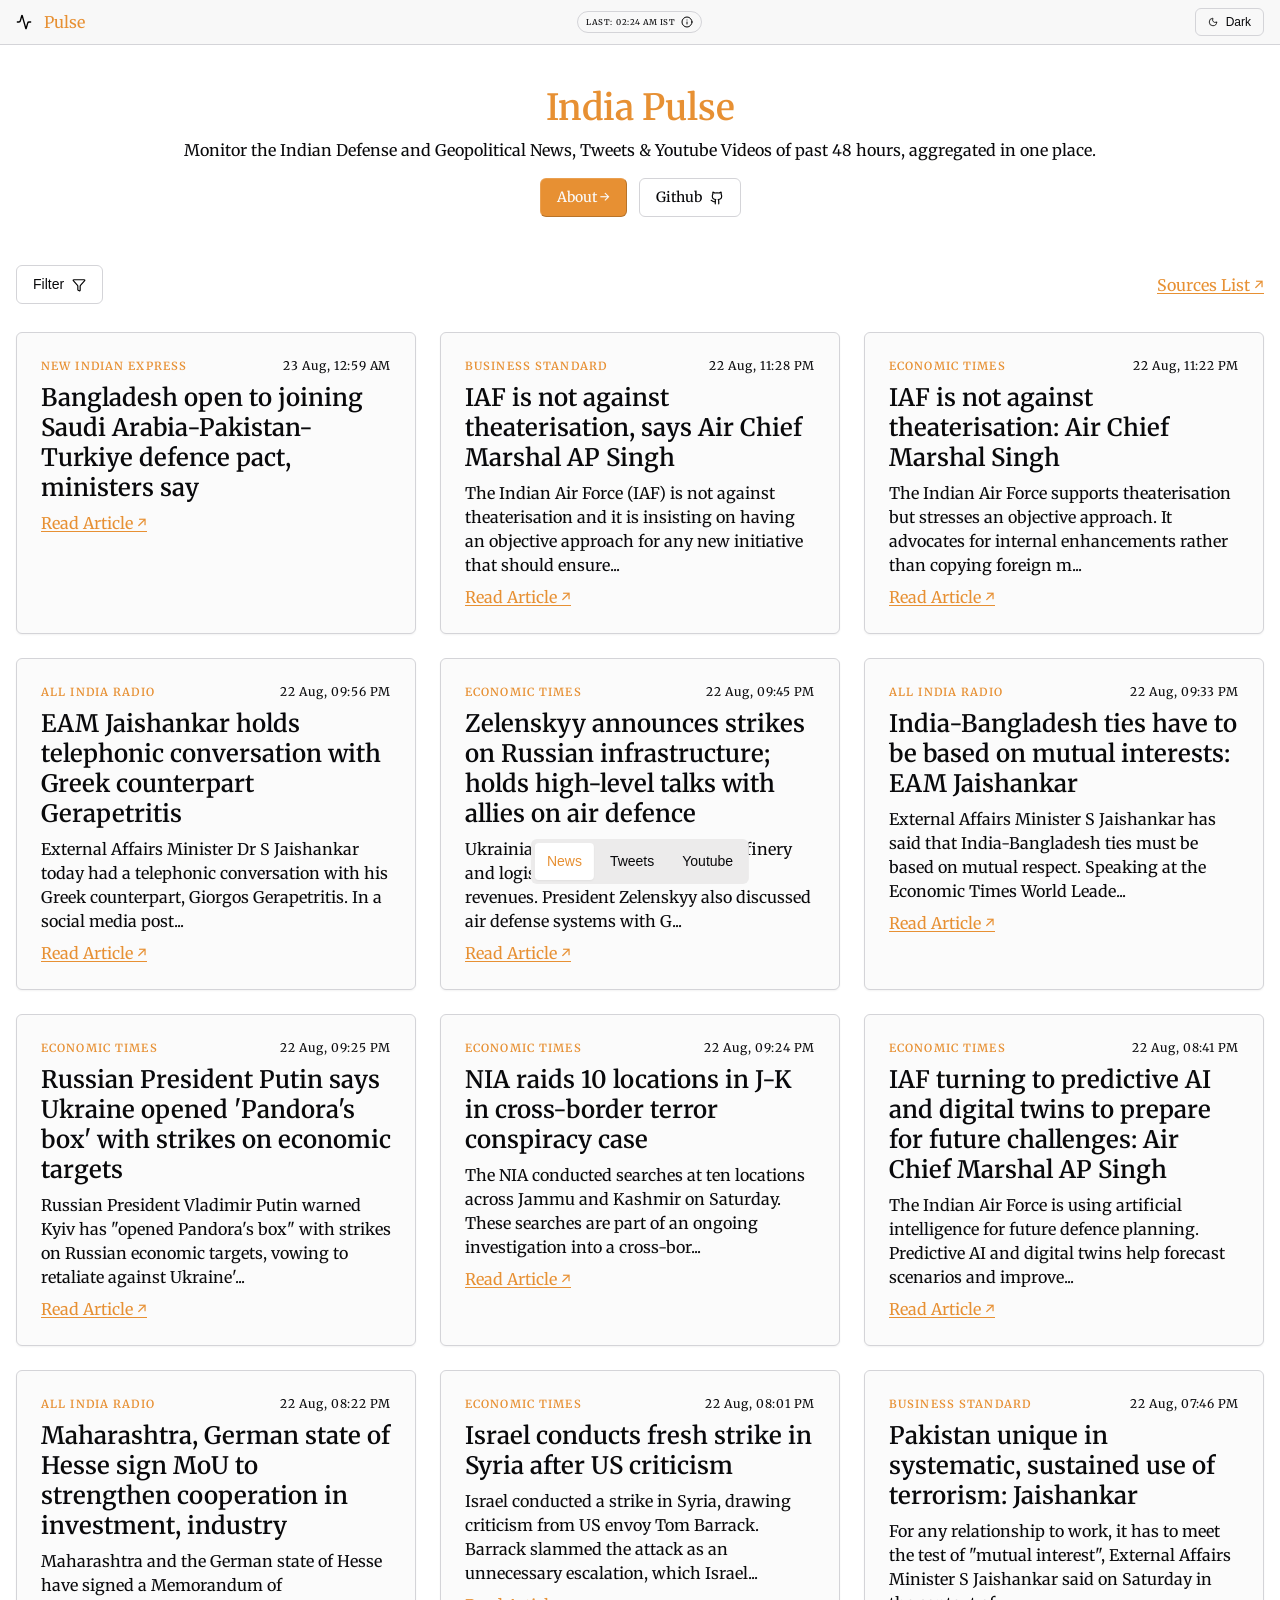
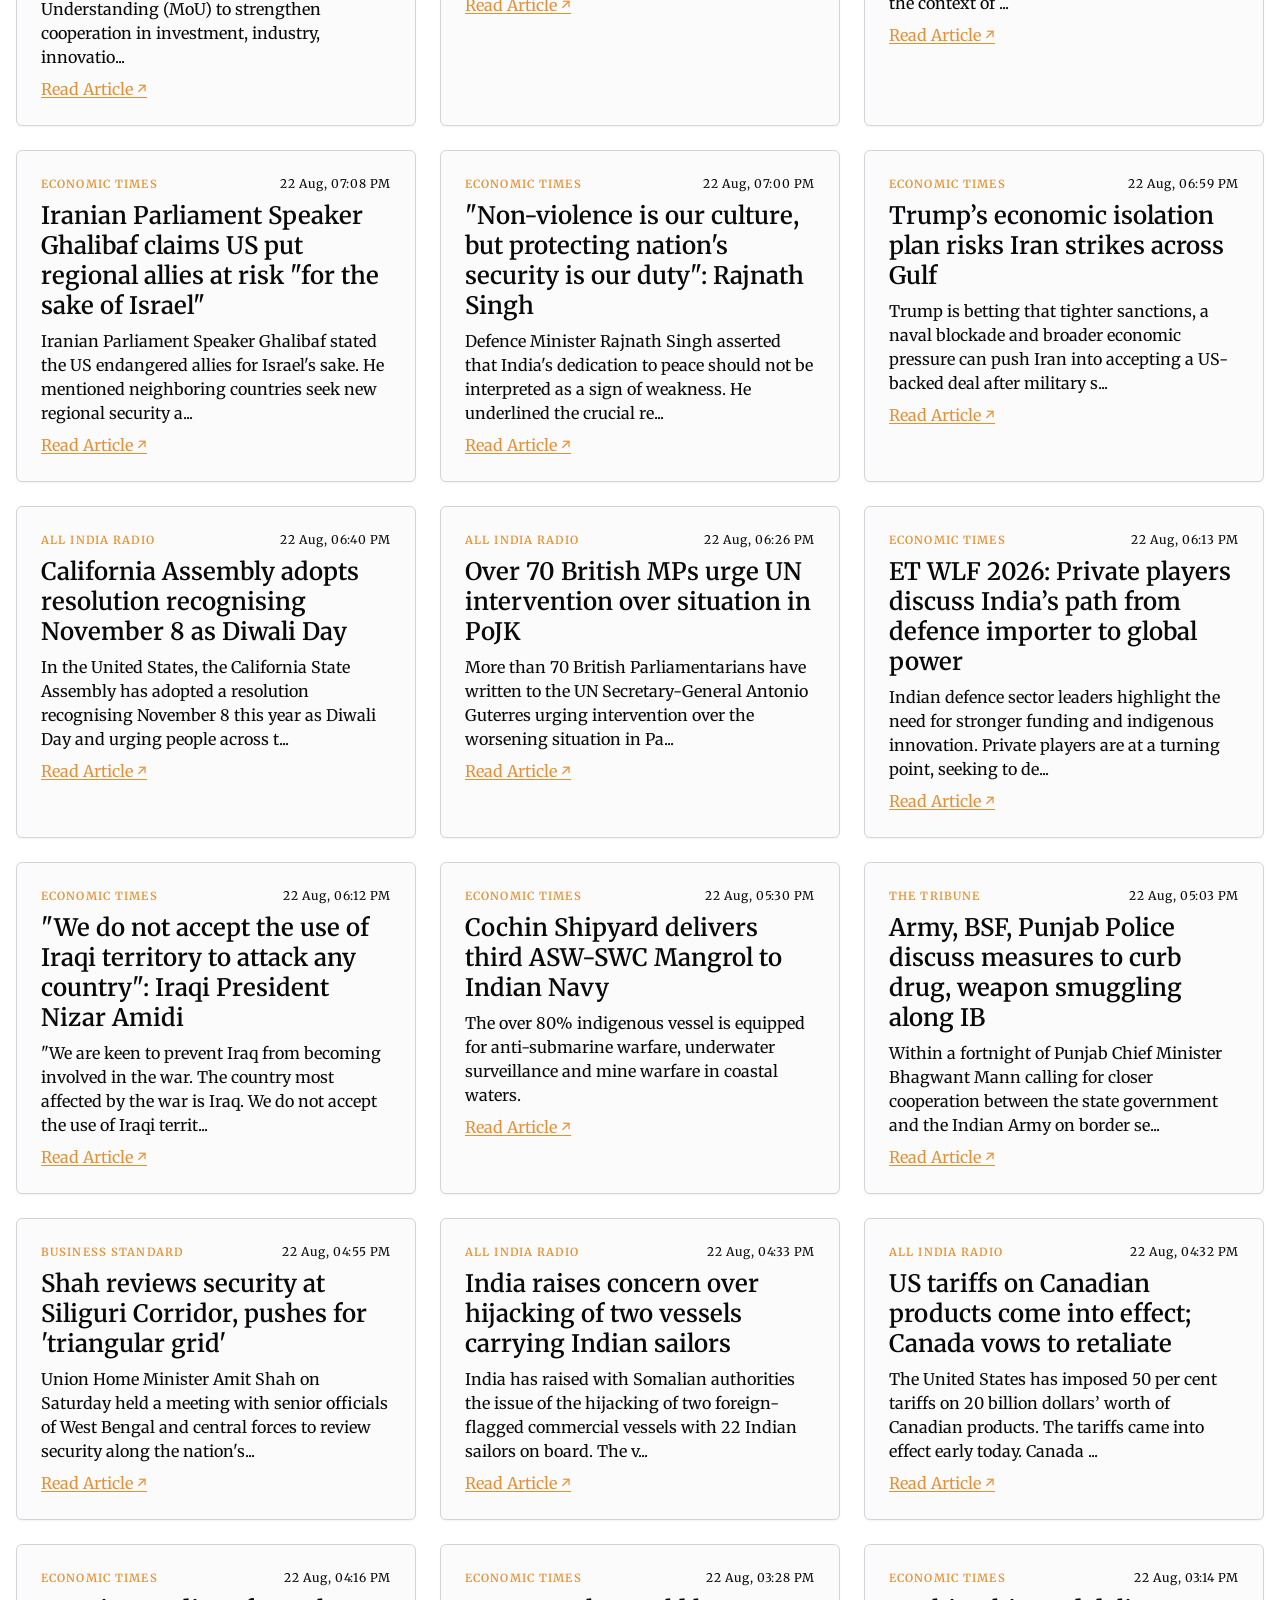
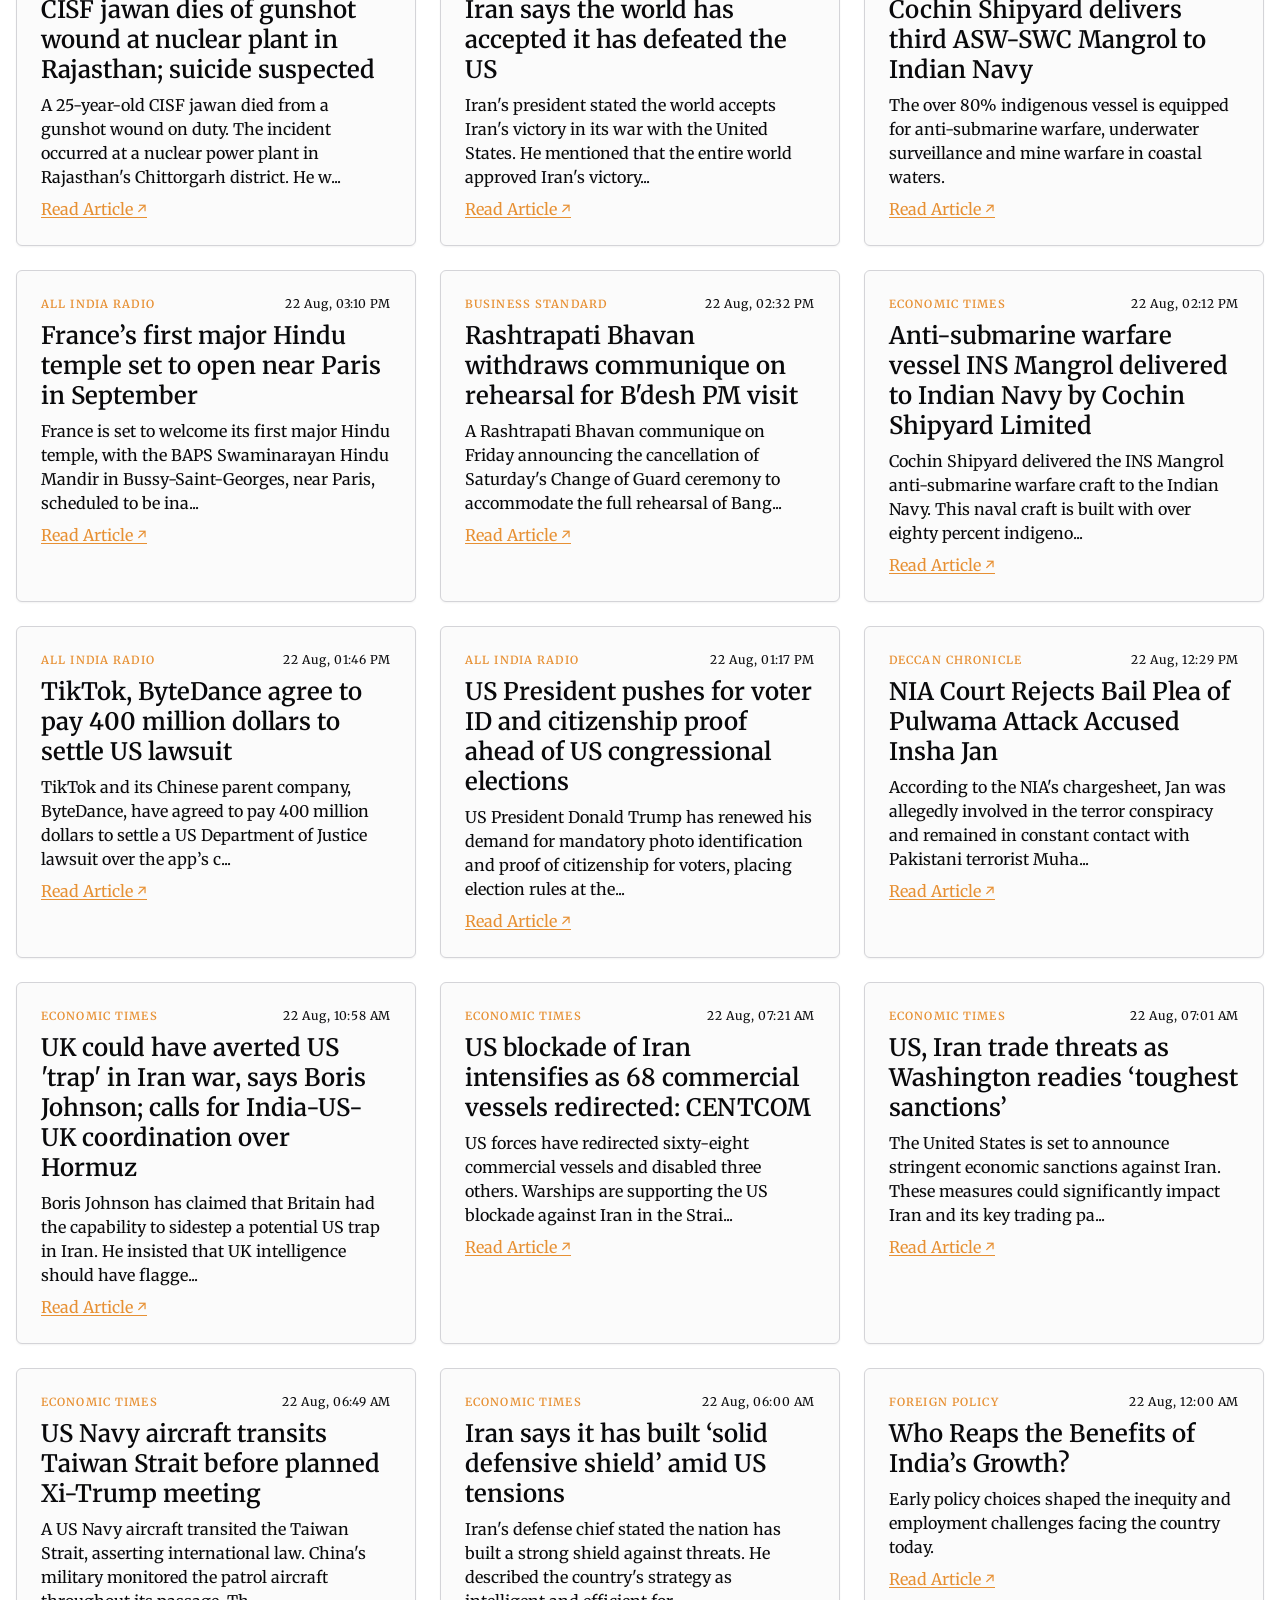
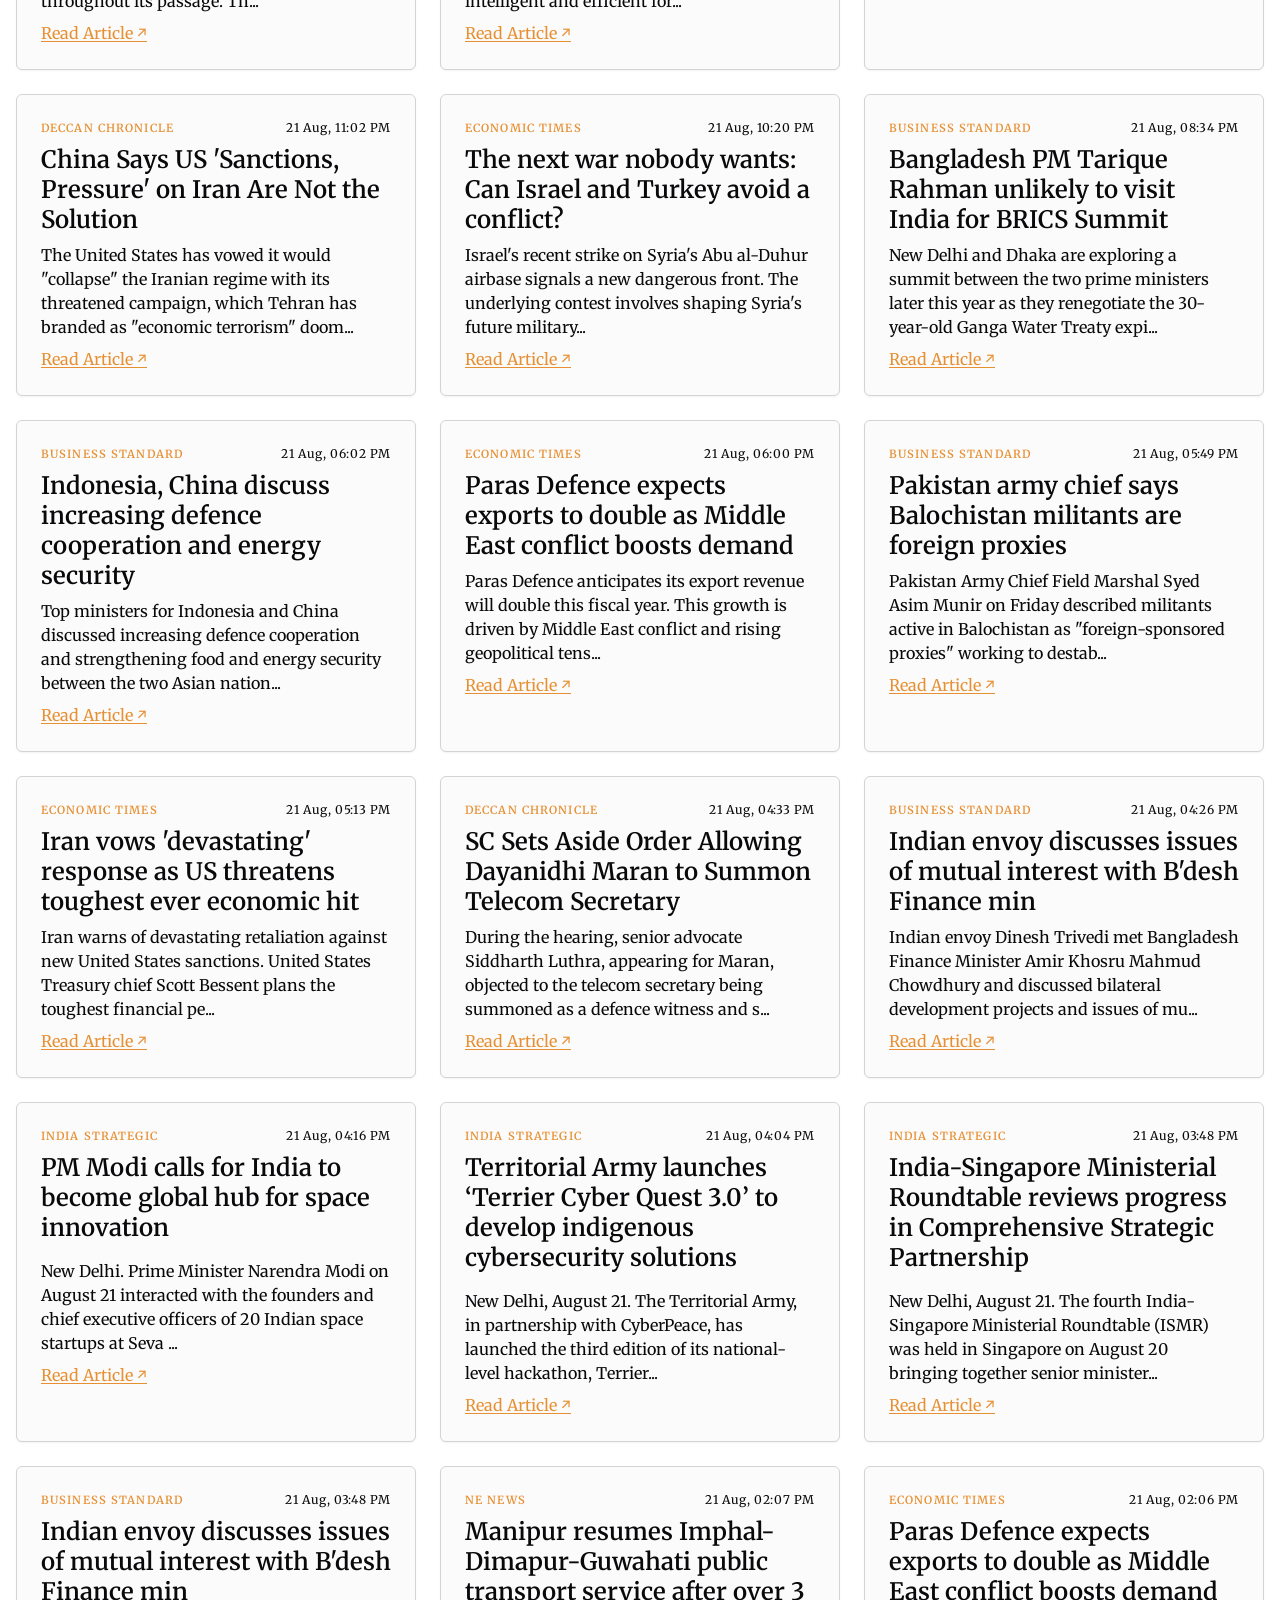
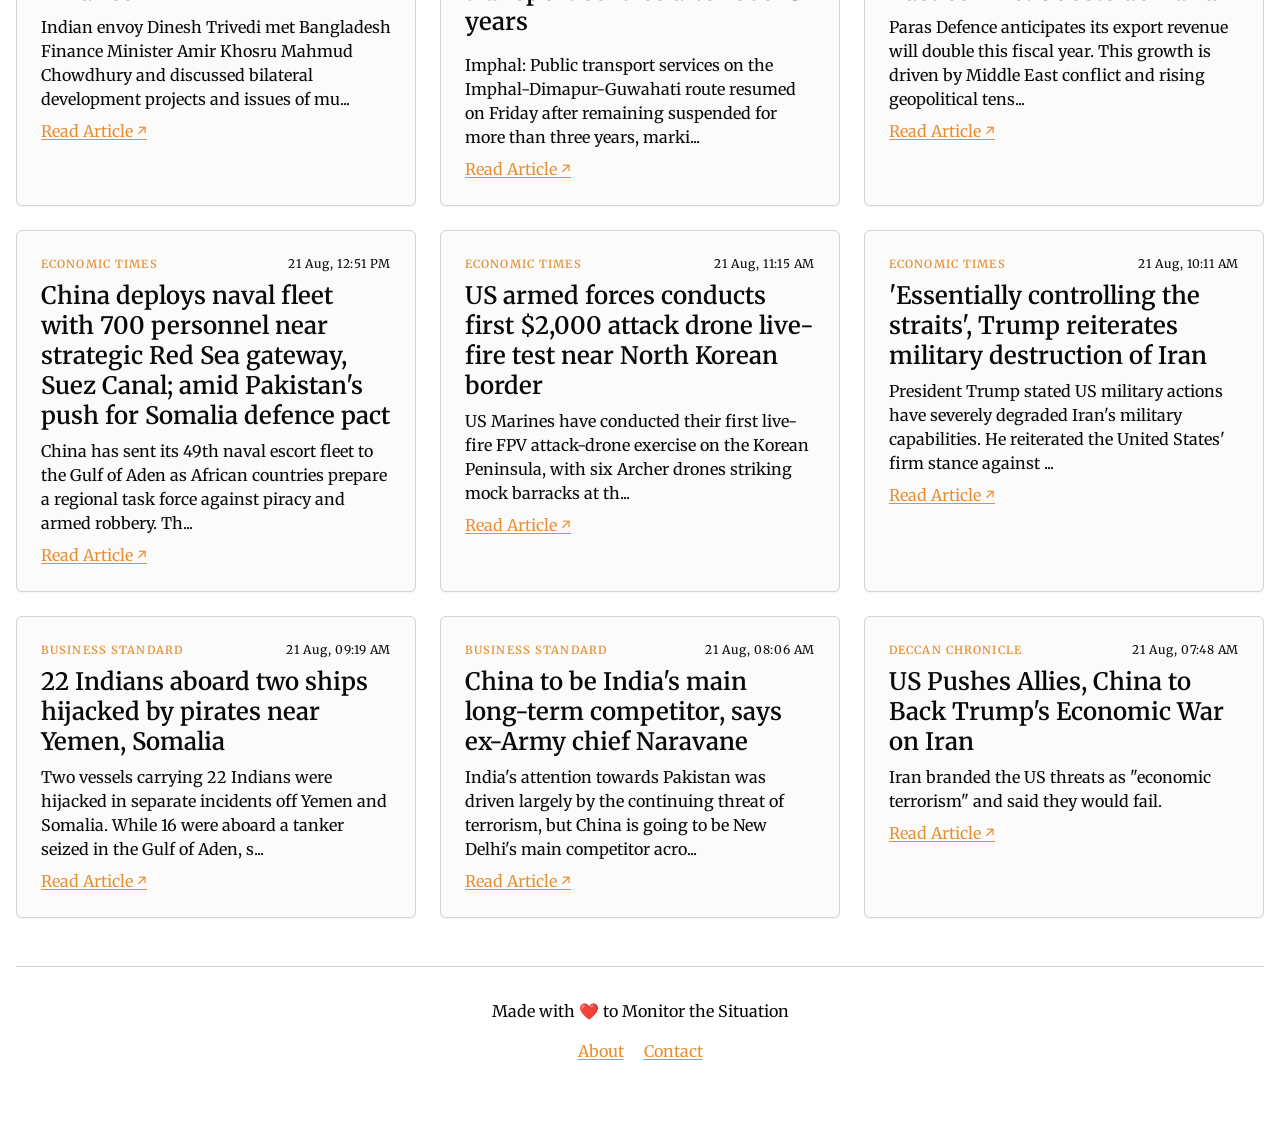
<file: index.html>
<!DOCTYPE html>
<html lang="en">
<head>
    <meta charset="UTF-8">
    <title>Indian Pulse</title>
    <link rel="icon" type="image/png" href="img/favicon.png">

    <meta name="viewport" content="width=device-width, initial-scale=1.0">
    <meta name="description" content="Monitor the Indian Defense and Geopolitical News, Tweets & Youtube Videos from the past 48 hours aggregated in one place.">
    <meta name="keywords" content="Indian Defense, Geopolitics, OSINT, India News, Defense News Aggregator, Defense Pulse">

    <meta property="og:type" content="website">
    <meta property="og:url" content="https://indipulse.in">
    <meta property="og:title" content="India Pulse">
    <meta property="og:description" content="Monitor the Indian Defense and Geopolitical News, Tweets & Youtube Videos from the past 48 hours aggregated in one place.">
    <meta property="og:image" content="https://indipulse.in/img/social-preview.png">
    <meta name="google-site-verification" content="sPvEswOMPiFBC_NLlVOsZzx77yyTI-FbiecAu_toTCM" />

    <meta property="twitter:card" content="summary_large_image">
    <meta property="twitter:title" content="India Pulse">
    <meta property="twitter:description" content="Monitor the Indian Defense and Geopolitical News, Tweets & Youtube Videos from the past 48 hours aggregated in one place.">
    <meta property="twitter:image" content="https://indipulse.in/img/social-preview.png">

    <link rel="stylesheet" href="src/css/oat.min.css">
    <link rel="stylesheet" href="src/css/style.css">
    <link rel="stylesheet" href="https://fonts.googleapis.com/css?family=Merriweather">
    <script defer src="https://cloud.umami.is/script.js" data-website-id="52828079-43f7-4eb8-993c-e3f90cad9ad2"></script>
</head>
<body data-theme="light">

    <header>
        <div class="header-container hstack justify-between">
        <div class="hstack logo">         
            <img src="img/activity.svg" width="16" height="16">
            <span>Pulse</span>
        </div>
        <div title="Updates Hourly" class="badge outline pulse" data-tooltip-placement="bottom">LAST:<span id="last-run">--:--</span><img id="info-icon" src="img/info.svg" alt="Info" width="12" height="auto">
        </div>
        <button id="theme-toggle" class="button outline small hstack gap-2" onclick="toggleTheme()">
            <img id="theme-icon" src="img/moon.svg" alt="Theme" width="10" height="10">
            <span id="theme-text">Dark</span>
        </button>
        </div>
    </header>
<main class="container">
    
    <section class="align-center hero">
        <h1 class="head-title mb-2">India Pulse</h1>
        <p class="mb-4">Monitor the Indian Defense and Geopolitical News, Tweets & Youtube Videos of past 48 hours, aggregated in one place.</p>
        <div class="hstack justify-center">
            <a href="about.html" class="button">About →</a>
            <a href="https://github.com/oyegunmen/india-pulse" class="button outline" target="_blank">
                <span id="theme-text">Github</span>                
                <img src="img/github.svg" width="14" height="14">
            </a>
        </div>
    </section>

    <section class="vstack">
        <div class="hstack justify-between">
            <ot-dropdown>
                <button popovertarget="filter-menu" class="button outline hstack gap-2">
                    <span id="theme-text">Filter</span>
                    <img src="img/funnel.svg" alt="Theme" width="14" height="14">
                </button>
                <menu popover id="filter-menu" class="p-4">
                    <strong id="filter-title">Filter Sources</strong>
                    <hr>
                    <div id="site-checklist" class="mt-2 mb-2 vstack"></div>
                </menu>
            </ot-dropdown>

            <a href="about.html#sources">Sources List ↗&#xFE0E;</a>
        </div>

        <div class="justify-between">
        <ot-tabs>
            <div role="tabpanel"><div class="row" id="news-section"></div></div>
            <div role="tabpanel"><div class="row" id="tweets-section"></div></div>
            <div role="tabpanel"><div class="row" id="youtube-section"></div></div>

            <div role="tablist" class="bottom-nav">
                <button role="tab" id="btn-news" onclick="showTab('news')">News</button>
                <button role="tab" id="btn-tweets" onclick="showTab('tweets')">Tweets</button>
                <button role="tab" id="btn-youtube" onclick="showTab('youtube')">Youtube</button>
            </div>
        </ot-tabs>
        </div>
    </section>
    
    <footer class="align-center">
        <hr>
        <p>Made with ❤️ to Monitor the Situation</p>   
        <div class="hstack justify-center" style="gap: 20px;">
            <a href="about.html">About</a>
            <a href="about.html#contact">Contact</a>
        </div>
    </footer>
</main>
<script src="src/js/app.js"></script>
<script src="src/js/oat.min.js"></script>
</body>
</html>
</file>
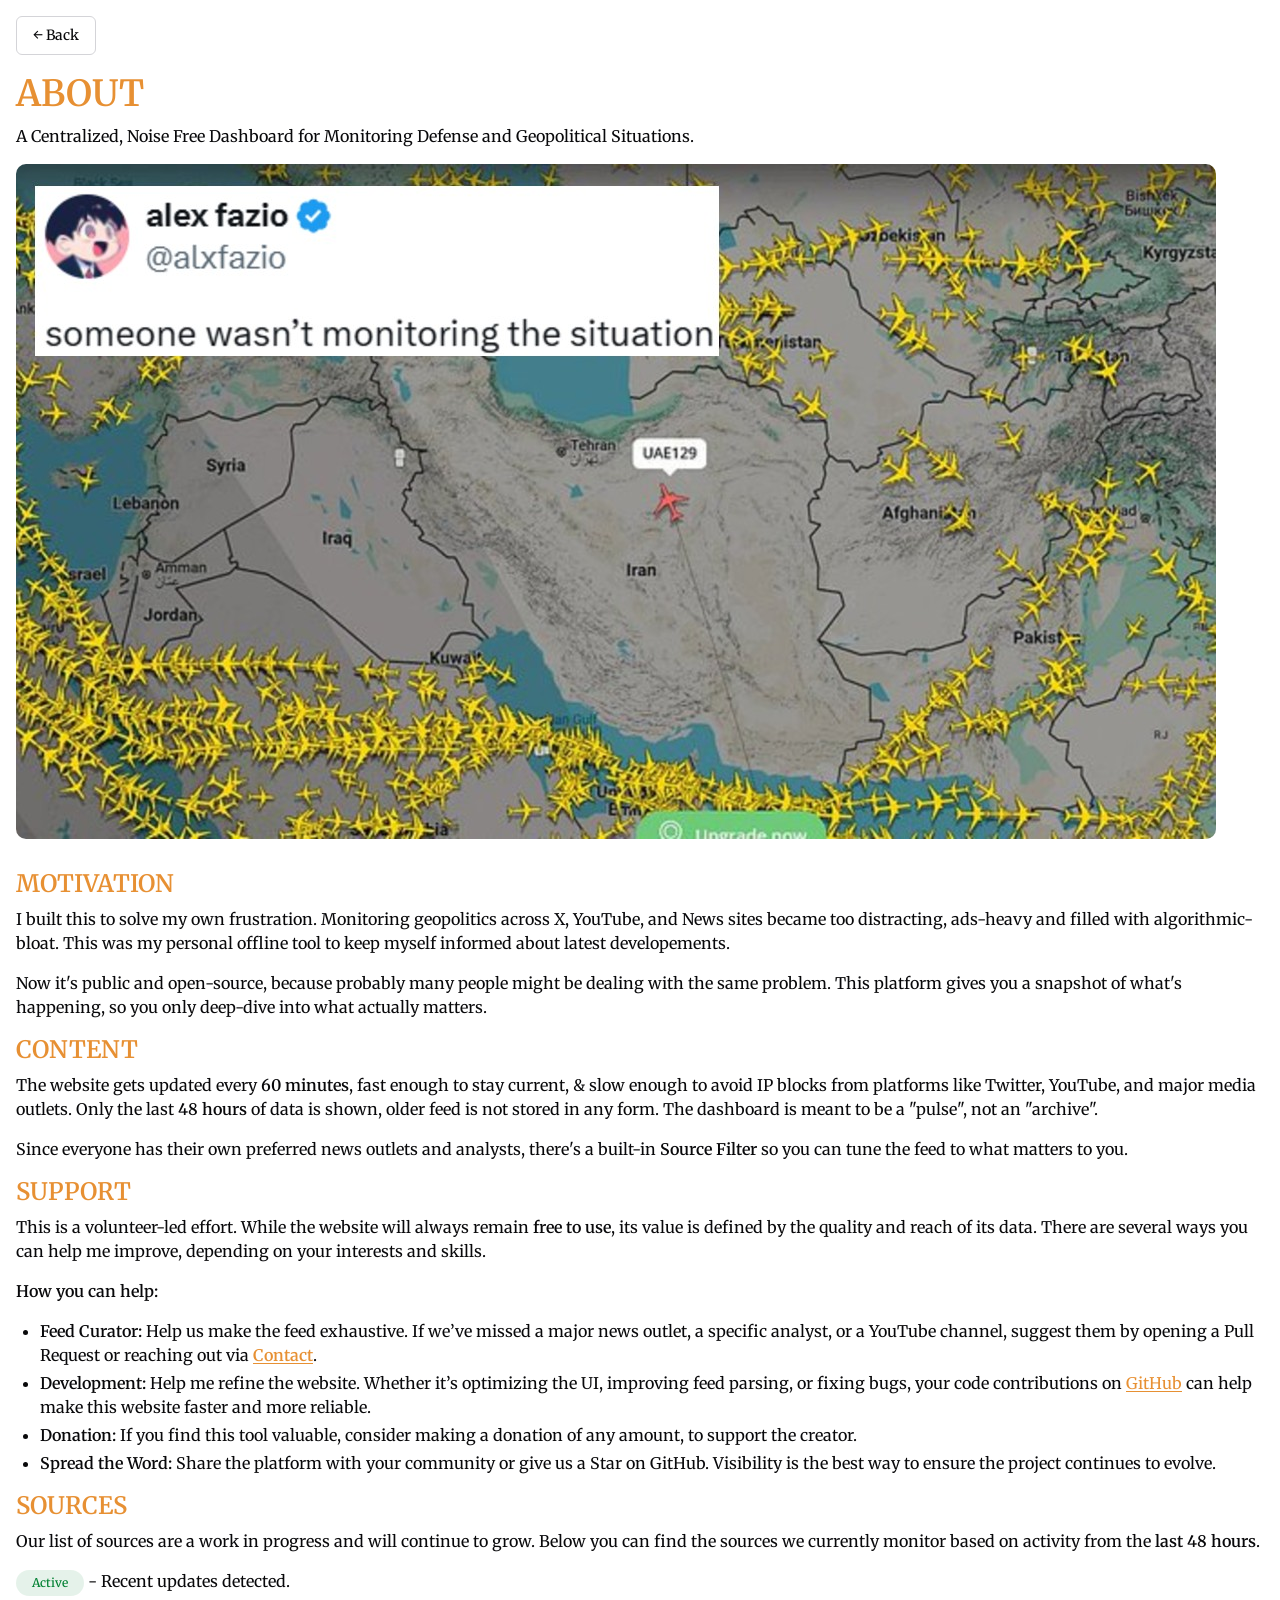
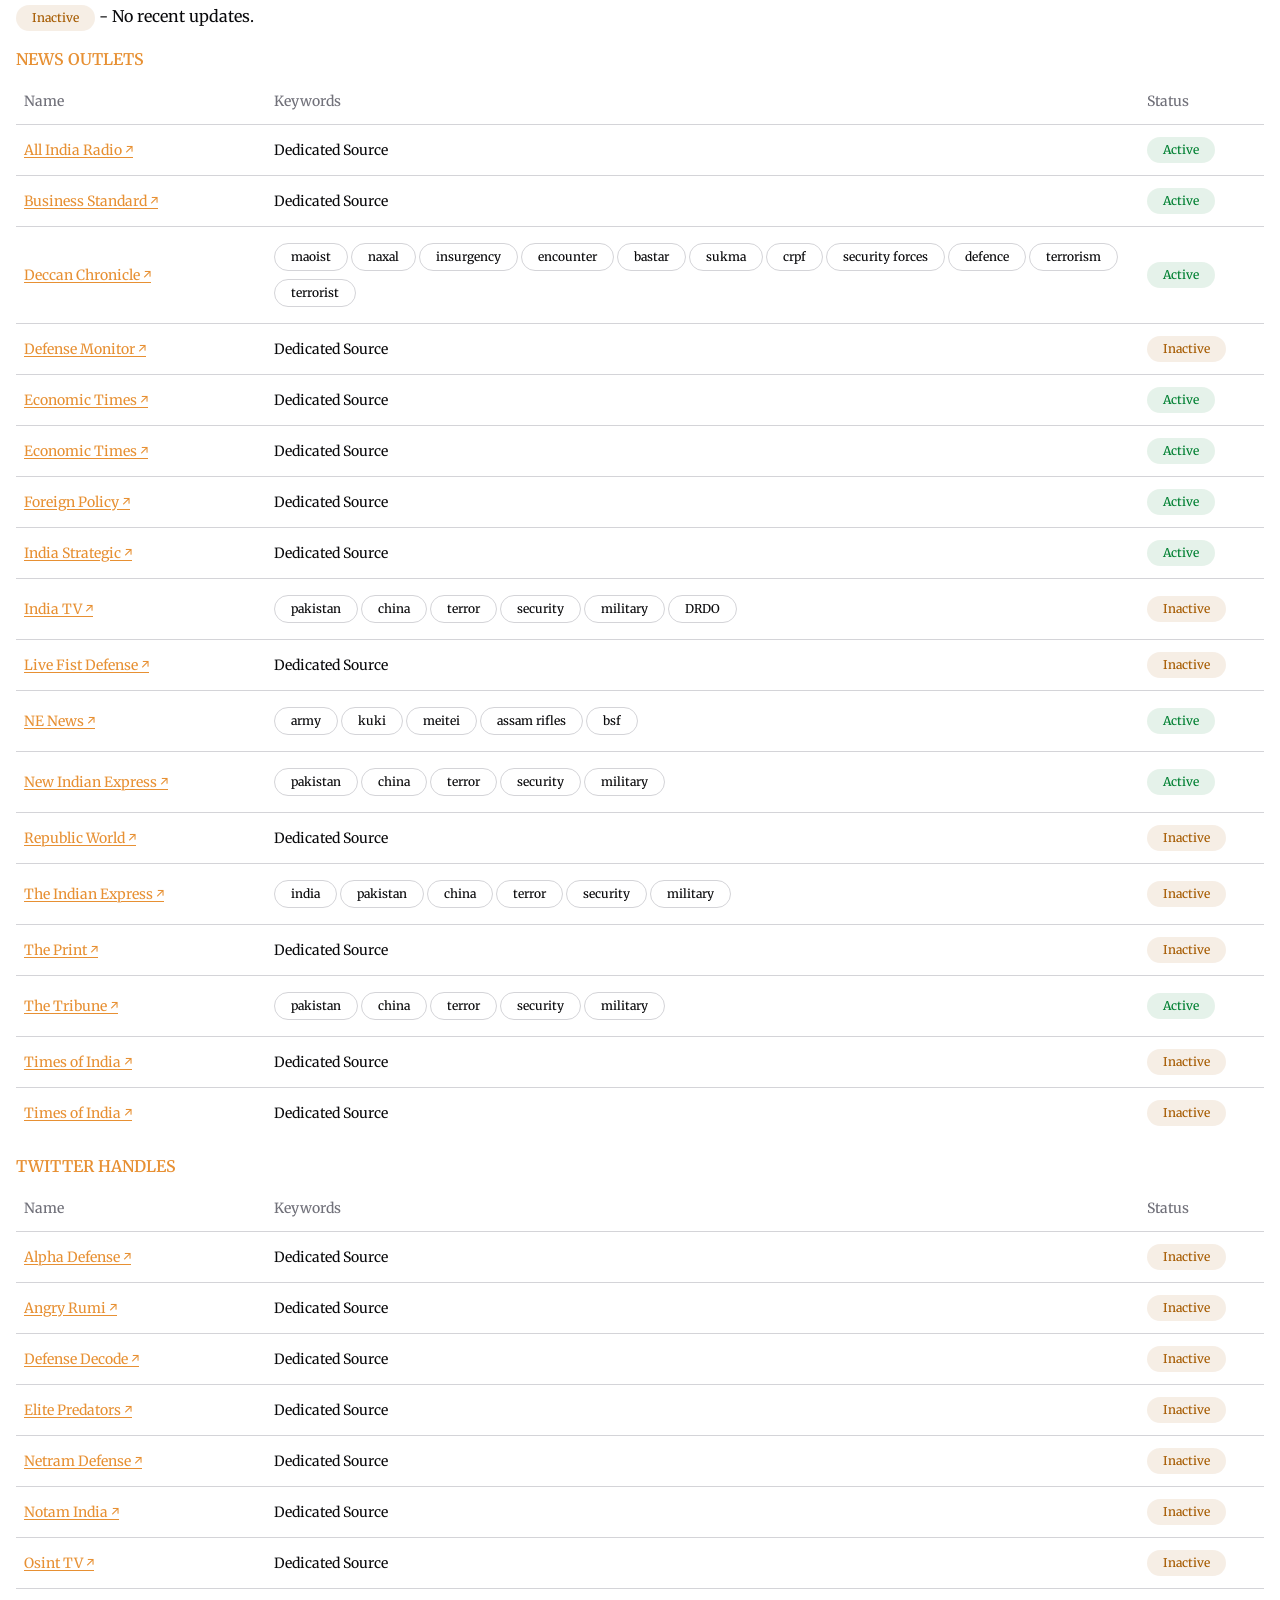
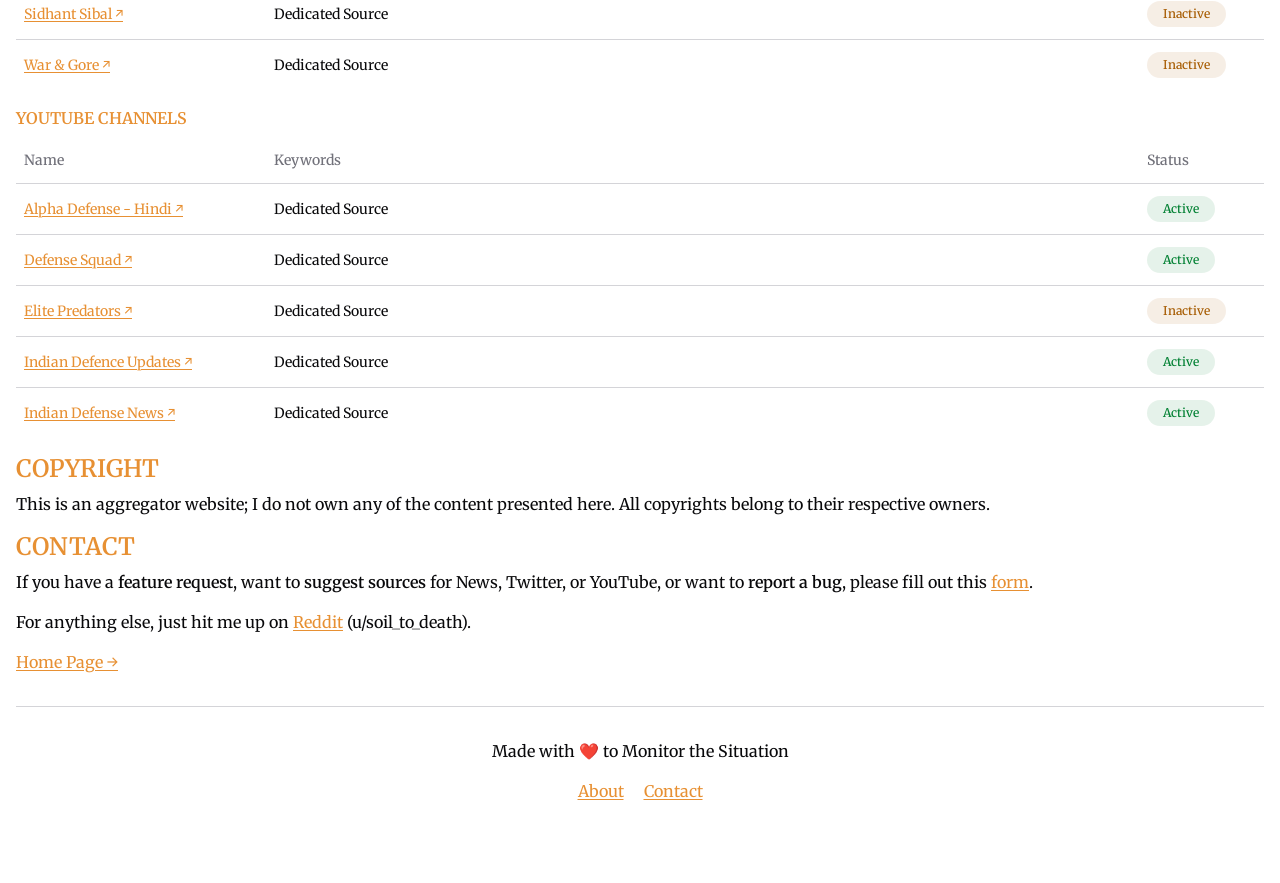
<file: about.html>
<!DOCTYPE html>
<html lang="en">
<head>
    <meta charset="UTF-8">
    <title>About | India Pulse</title>
    <link rel="icon" type="image/png" href="img/favicon.png">

    <meta name="viewport" content="width=device-width, initial-scale=1.0">
    <meta name="description" content="Monitor the Indian Defense and Geopolitical News, Tweets & Youtube Videos from the past 48 hours aggregated in one place.">
    <meta name="keywords" content="Indian Defense, Geopolitics, OSINT, India News, Defense News Aggregator, Defense Pulse">

    <meta property="og:type" content="website">
    <meta property="og:url" content="https://indipulse.in/about">
    <meta property="og:title" content="About - India Pulse">
    <meta property="og:description" content="Monitor the Indian Defense and Geopolitical News, Tweets & Youtube Videos from the past 48 hours aggregated in one place.">
    <meta property="og:image" content="https://indipulse.in/img/social-preview.png">

    <link rel="stylesheet" href="src/css/oat.min.css">
    <link rel="stylesheet" href="src/css/style.css">
    <link rel="stylesheet" href="https://fonts.googleapis.com/css?family=Merriweather">
    <script defer src="https://cloud.umami.is/script.js" data-website-id="52828079-43f7-4eb8-993c-e3f90cad9ad2"></script>
</head>
<body>
<main class="container p-4">

    <a href="/" class="button outline special-btn">← Back</a>

    <div>
    <h1 class="head-title mt-4 mb-2">ABOUT</h1>
    <p>A Centralized, Noise Free Dashboard for Monitoring Defense and Geopolitical Situations.</p>
    <img src="img/meme-01.jpg" style="border-radius: 10px;" alt="Monitoring the Situation">
    </div>
    <br>

    <div id="motivation">
        <h3 class="mb-2 head-title">MOTIVATION</h3>
        <p>I built this to solve my own frustration. Monitoring geopolitics across X, YouTube, and News sites became too distracting, ads-heavy and filled with algorithmic-bloat. This was my personal offline tool to keep myself informed about latest developements.</p>
        <p>Now it's public and open-source, because probably many people might be dealing with the same problem. This platform gives you a snapshot of what's happening, so you only deep-dive into what actually matters.</p>
    </div>

    <div id="content">
        <h3 class="mb-2 mt-4 head-title">CONTENT</h3>
        <p>The website gets updated every <strong>60 minutes</strong>, fast enough to stay current, & slow enough to avoid IP blocks from platforms like Twitter, YouTube, and major media outlets. Only the last <strong>48 hours</strong> of data is shown, older feed is not stored in any form. The dashboard is meant to be a "pulse", not an "archive".</p>
        <p>Since everyone has their own preferred news outlets and analysts, there's a built-in <strong>Source Filter</strong> so you can tune the feed to what matters to you.</p>
    </div>

    <div id="support">
        <h3 class="mb-2 mt-4 head-title">SUPPORT</h3>
        <p>This is a volunteer-led effort. While the website will always remain <strong>free to use</strong>, its value is defined by the quality and reach of its data. There are several ways you can help me improve, depending on your interests and skills.</p>
        <p><strong>How you can help:</strong></p>
        <ul class="special-list">
        <li><strong>Feed Curator:</strong> Help us make the feed exhaustive. If we’ve missed a major news outlet, a specific analyst, or a YouTube channel, suggest them by opening a Pull Request or reaching out via <strong><a href="#contact">Contact</a></strong>.</li>
        <li><strong>Development:</strong> Help me refine the website. Whether it’s optimizing the UI, improving feed parsing, or fixing bugs, your code contributions on <a href="https://github.com/oyegunmen/india-pulse" target="_blank">GitHub</a> can help make this website faster and more reliable.</li>
        <li><strong>Donation:</strong> If you find this tool valuable, consider making a donation of any amount, to support the creator.</li>
        <li><strong>Spread the Word:</strong> Share the platform with your community or give us a Star on GitHub. Visibility is the best way to ensure the project continues to evolve.</li>
        </ul>
    </div>

    <div id="sources">
        <h3 class="mb-2 mt-4 head-title">SOURCES</h3>
        <p>Our list of sources are a work in progress and will continue to grow. Below you can find the sources we currently monitor based on activity from the <strong>last 48 hours</strong>.</p>
        <div>
            <div class="mt-2">
                <span class="badge small" data-variant="success">Active</span> 
                <span> - Recent updates detected.</span>
            </div>
            <div class="mt-2">
                <span class="badge small" data-variant="warning">Inactive</span> 
                <span> - No recent updates.</span>
            </div>
        </div>
        <p class="head-title mt-4 mb-2"><strong>NEWS OUTLETS</strong></p>
        <div id="table-news"></div>
        <p class="head-title mt-4 mb-2"><strong>TWITTER HANDLES</strong></p>
        <div id="table-tweets"></div>
        <p class="head-title mt-4 mb-2"><strong>YOUTUBE CHANNELS</strong></p>
        <div id="table-youtube"></div>
    </div>

    <div id="copyright">
        <h3 class="mb-2 mt-4 head-title">COPYRIGHT</h3>
        <p>This is an aggregator website; I do not own any of the content presented here. All copyrights belong to their respective owners.</p>
    </div>

    <div id="contact">
        <h3 class="mb-2 mt-4 head-title">CONTACT</h3>
        <p>If you have a <strong>feature request</strong>, want to <strong>suggest sources</strong> for News, Twitter, or YouTube, or want to <strong>report a bug</strong>, please fill out this <a href="https://forms.gle/1d45uUPxMFrVfjLe9" target="_blank">form</a>.</p>
        <p>For anything else, just hit me up on <a href="https://www.reddit.com/user/soil_to_death/" target="_blank">Reddit</a> (u/soil_to_death).</p>
    </div>

    <div class="mt-4"><a href="/">Home Page →</a></div>

    <footer class="align-center">
        <hr>
        <p>Made with ❤️ to Monitor the Situation</p>   
        <div class="hstack justify-center" style="gap: 20px;">
            <a href="about.html">About</a>
            <a href="about.html#contact">Contact</a>
        </div>
    </footer>
<script src="src/js/about.js"></script>
<script src="src/js/oat.min.js"></script>
</main>
</body>
</html>
</file>
<file: src/css/style.css>
:root {
    color-scheme: light dark;
    --font-sans: "Merriweather";

    --background: #fff;
    --foreground: #09090b;
    --card: #fbfbfb;
    --card-foreground: #09090b;
    --nav-background: #ecebeb;
    --head-background: #f8f8f8;
    --primary: #e79033;
    --primary-foreground: #fafafa;
    --secondary: #f4f4f5;
    --secondary-foreground: #574747;
    --muted: #f4f4f5;
    --muted-foreground: #71717a;
    --faint: #fafafa;
    --faint-foreground: #a1a1aa;
    --accent: #f4f4f5;
    --danger: #d32f2f;
    --danger-foreground: #fafafa;
    --success: #008032;
    --success-foreground: #fafafa;
    --warning: #a65b00;
    --warning-foreground: #09090b;
    --border: #d4d4d8;
    --input: #d4d4d8;
    --ring: #574747;


    --background: light-dark(#fff, #1e1e20);
    --foreground: light-dark(#09090b, #fafafa);
    --card: light-dark(#fbfbfb, #27272b);
    --card-foreground: light-dark(#09090b, #fafafa);
    --nav-background: light-dark(#ecebeb, #343434);
    --head-background: light-dark(#f8f8f8, #343434);
    --primary: light-dark(#e79033, #e79033);
    --primary-foreground: light-dark(#fafafa, #18181b);
    --secondary: light-dark(#f4f4f5, #27272a);
    --secondary-foreground: light-dark(#574747, #fafafa);
    --muted: light-dark(#f4f4f5, #27272a);
    --muted-foreground: light-dark(#71717a, #a1a1aa);
    --faint: light-dark(#fafafa, #1e1e21);
    --faint-foreground: light-dark(#a1a1aa, #71717a);
    --accent: light-dark(#f4f4f5, #27272a);
    --danger: light-dark(#d32f2f, #f4807b);
    --danger-foreground: light-dark(#fafafa, #18181b);
    --success: light-dark(#008032, #6cc070);
    --success-foreground: light-dark(#fafafa, #18181b);
    --warning: light-dark(#a65b00, #f0a030);
    --border: light-dark(#d4d4d8, #52525b);
    --input: light-dark(#d4d4d8, #52525b);
    --ring: light-dark(#574747, #d4d4d8);
}

body[data-theme="light"] {
    color-scheme: light;
}
body[data-theme="dark"] {
    color-scheme: dark;
}

@supports not (color: light-dark(#fff, #000)) {
    
    @media (prefers-color-scheme: dark) {
        :root {
            --background: #1e1e20;
            --foreground: #fafafa;
            --card: #27272b;
            --card-foreground: #fafafa;
            --nav-background: #343434;
            --head-background: #343434;
            --primary: #e79033;
            --primary-foreground: #18181b;
            --secondary: #27272a;
            --secondary-foreground: #fafafa;
            --muted: #27272a;
            --muted-foreground: #a1a1aa;
            --faint: #1e1e21;
            --faint-foreground: #71717a;
            --accent: #27272a;
            --danger: #f4807b;
            --danger-foreground: #18181b;
            --success: #6cc070;
            --success-foreground: #18181b;
            --warning: #f0a030;
            --border: #52525b;
            --input: #52525b;
            --ring: #d4d4d8;
        }
    }

    body[data-theme="dark"] {
        --background: #1e1e20;
        --foreground: #fafafa;
        --card: #27272b;
        --card-foreground: #fafafa;
        --nav-background: #343434;
        --head-background: #343434;
        --primary: #e79033;
        --primary-foreground: #18181b;
        --secondary: #27272a;
        --secondary-foreground: #fafafa;
        --muted: #27272a;
        --muted-foreground: #a1a1aa;
        --faint: #1e1e21;
        --faint-foreground: #71717a;
        --accent: #27272a;
        --danger: #f4807b;
        --danger-foreground: #18181b;
        --success: #6cc070;
        --success-foreground: #18181b;
        --warning: #f0a030;
        --border: #52525b;
        --input: #52525b;
        --ring: #d4d4d8;
    }

    body[data-theme="light"] {
        --background: #fff;
        --foreground: #09090b;
        --card: #fbfbfb;
        --card-foreground: #09090b;
        --nav-background: #ecebeb;
        --head-background: #f8f8f8;
        --primary: #e79033;
        --primary-foreground: #fafafa;
        --secondary: #f4f4f5;
        --secondary-foreground: #574747;
        --muted: #f4f4f5;
        --muted-foreground: #71717a;
        --faint: #fafafa;
        --faint-foreground: #a1a1aa;
        --accent: #f4f4f5;
        --danger: #d32f2f;
        --danger-foreground: #fafafa;
        --success: #008032;
        --success-foreground: #fafafa;
        --warning: #a65b00;
        --border: #d4d4d8;
        --input: #d4d4d8;
        --ring: #574747;
    }
}
</file>
<file: src/css/oat.min.css>
main{
    margin-bottom: var(--space-16);
}

header {
    position: sticky;
    top: 0;
    width: 100%;
    padding: var(--space-2) var(--space-4);
    z-index: 1000;
    background-color: var(--head-background);
    border-bottom: 1px solid var(--border);
}

.header-container {
    max-width: 1250px;
    margin: 0 auto;
    display: flex;
}

body[data-theme="dark"] header .logo img{
    filter: invert(1) brightness(2);
    transition: filter 0.2s ease;
}

header .logo{
    color: var(--primary)
}

.hero{
    margin-top:var(--space-2);
}

section{
    margin-top: var(--space-12);
}

.bottom-nav {
    position: fixed;
    bottom: var(--space-4);
    left: 50%;
    transform: translateX(-50%);
    display: flex;
    z-index: 2000;
    align-items: center;
    background-color: var(--nav-background);

}

.bottom-nav [role="tab"].active, 
.bottom-nav [role="tab"][aria-selected="true"] {
    color: var(--primary);
}

.source {
    font-size: 0.7rem;
    font-weight: 600;
    text-transform: uppercase;
    color: var(--primary);
    letter-spacing: 0.1em;
}

.date {
    font-size: 0.75rem;
    letter-spacing: 0.05em;
}

.thumbnail{
    width: 100%; 
    border-radius: 6px; 
    margin-top: var(--space-1); 
    aspect-ratio: 16/9; 
    object-fit: cover;
}

.pulse{
    font-size: 0.5rem;
    letter-spacing: 0.05em;
    padding: var(--space-1) var(--space-2);
}

.tweet-content img{
    width: auto;
    height: auto;
    max-width: 100%;
    border-radius: 6px;
    margin-top: var(--space-1);
    display: block;
}

.head-title{
    color:  var(--primary);
}

body[data-theme="dark"] #theme-icon, body[data-theme="dark"] #info-icon,
body[data-theme="dark"] .button.outline img {
    filter: invert(1) brightness(2);
    transition: filter 0.2s ease;
}

#info-icon{
    margin-left: 2px;
}

.table .table-heading{
    font-weight: bold;
}

@layer theme,base,components,animations,utilities;@layer base{*,*:before,*:after{box-sizing:border-box;-webkit-tap-highlight-color:transparent}*{margin:0}html{tab-size:4}body,dialog,[popover]{font-family:var(--font-sans);font-size:var(--text-regular);line-height:var(--leading-normal);color:var(--foreground)}body{background-color:var(--background);color:var(--foreground);-webkit-font-smoothing:antialiased}main{padding-block-start:var(--space-8)}img,picture,video,canvas,svg{max-width:100%}p,h1,h2,h3,h4,h5,h6{overflow-wrap:break-word}h1,h2,h3,h4,h5,h6{font-weight:var(--font-semibold);line-height:1.25;&:first-child{margin-block-start:0}}h1{font-size:var(--text-1);margin:var(--space-10) 0 var(--space-6)}h2{font-size:var(--text-2);margin:var(--space-8) 0 var(--space-5)}h3{font-size:var(--text-3);margin:var(--space-6) 0 var(--space-4)}h4{font-size:var(--text-4);margin:var(--space-5) 0 var(--space-3)}h5{font-size:var(--text-5);margin:var(--space-4) 0 var(--space-2)}h6{font-size:var(--text-regular);margin:var(--space-4) 0 var(--space-2)}p{margin-block-end:var(--space-4);&:last-child{margin-block-end:0}}a{color:var(--primary);text-decoration:underline;text-underline-offset:2px;transition:color var(--transition-fast);&:hover{color:rgb(from var(--primary) r g b / .8)}}strong,b{font-weight:var(--font-semibold)}em,i{font-style:italic}small{font-size:var(--text-7)}code{font-family:var(--font-mono);font-size:.875em;padding:calc(var(--space-1) / 2) var(--space-1);background-color:var(--faint);border-radius:var(--radius-small)}pre{font-family:var(--font-mono);padding:var(--space-4);background-color:var(--faint);border-radius:var(--radius-medium);overflow-x:auto;margin-block-end:var(--space-4);code{padding:0;background:none;border-radius:0}}blockquote{border-inline-start:4px solid var(--border);padding-inline-start:var(--space-4);margin:var(--space-4) 0;color:var(--muted-foreground);font-style:italic}hr{border:none;border-top:1px solid var(--border);margin:var(--space-8) 0}ul,ol{padding-inline-start:var(--space-6);margin-block-end:var(--space-4)}ul{list-style-type:disc}ol{list-style-type:decimal}li{margin-block-end:var(--space-1)}mark{background-color:rgb(from var(--warning) r g b / .3);padding:calc(var(--space-1) / 2) var(--space-1);border-radius:var(--radius-small)}[hidden]{display:none}:focus-visible{outline:2px solid var(--ring);outline-offset:2px}:disabled{opacity:.5;cursor:not-allowed}}@layer theme{:root{color-scheme:light dark;--background: light-dark(#fff, #09090b);--foreground: light-dark(#09090b, #fafafa);--card: light-dark(#fff, #18181b);--card-foreground: light-dark(#09090b, #fafafa);--primary: light-dark(#574747, #fafafa);--primary-foreground: light-dark(#fafafa, #18181b);--secondary: light-dark(#f4f4f5, #27272a);--secondary-foreground: light-dark(#574747, #fafafa);--muted: light-dark(#f4f4f5, #27272a);--muted-foreground: light-dark(#71717a, #a1a1aa);--faint: light-dark(#fafafa, #1e1e21);--faint-foreground: light-dark(#a1a1aa, #71717a);--accent: light-dark(#f4f4f5, #27272a);--danger: light-dark(#d32f2f, #f4807b);--danger-foreground: light-dark(#fafafa, #18181b);--success: light-dark(#008032, #6cc070);--success-foreground: light-dark(#fafafa, #18181b);--warning: light-dark(#a65b00, #f0a030);--warning-foreground: #09090b;--border: light-dark(#d4d4d8, #52525b);--input: light-dark(#d4d4d8, #52525b);--ring: light-dark(#574747, #d4d4d8);--space-1: .25rem;--space-2: .5rem;--space-3: .75rem;--space-4: 1rem;--space-5: 1.25rem;--space-6: 1.5rem;--space-8: 2rem;--space-10: 2.5rem;--space-12: 3rem;--space-14: 3.5rem;--space-16: 4rem;--space-18: 4.5rem;--radius-small: .125rem;--radius-medium: .375rem;--radius-large: .75rem;--radius-full: 9999px;--bar-height: .5rem;--font-sans: system-ui, sans-serif;--font-mono: ui-monospace, Consolas, monospace;--text-1: clamp(1.75rem, 1.5rem + 1.1vw, 2.25rem);--text-2: clamp(1.5rem, 1.3rem + .8vw, 1.875rem);--text-3: clamp(1.25rem, 1.1rem + .5vw, 1.5rem);--text-4: clamp(1.125rem, 1.05rem + .3vw, 1.25rem);--text-5: 1.125rem;--text-6: 1rem;--text-7: .875rem;--text-8: .75rem;--text-regular: var(--text-6);--leading-normal: 1.5;--font-normal: 400;--font-medium: 500;--font-semibold: 600;--font-bold: 600;--shadow-small: 0 1px 2px 0 rgb(0 0 0 / .05);--shadow-medium: 0 1px 3px 0 rgb(0 0 0 / .1), 0 1px 2px -1px rgb(0 0 0 / .1);--shadow-large: 0 4px 6px -1px rgb(0 0 0 / .1), 0 2px 4px -2px rgb(0 0 0 / .1);--transition-fast: .12s cubic-bezier(.4, 0, .2, 1);--transition: .2s cubic-bezier(.4, 0, .2, 1);--z-dropdown: 50;--z-modal: 200}}@layer animations{@media(prefers-reduced-motion:reduce){*,*:before,*:after{animation-duration:.01ms!important;animation-iteration-count:1!important;transition-duration:.01ms!important;scroll-behavior:auto!important}}.animate-pop-in{opacity:1;transform:perspective(1000px) rotateX(0) translateZ(0);transition:opacity .15s cubic-bezier(.4,0,.2,1),transform .15s cubic-bezier(.4,0,.2,1),overlay .15s cubic-bezier(.4,0,.2,1) allow-discrete,display .15s cubic-bezier(.4,0,.2,1) allow-discrete;@starting-style{opacity:0;transform:perspective(1000px) rotateX(-15deg) translateZ(-80px)}&[data-state=closing]{opacity:0;transform:perspective(1000px) rotateX(-15deg) translateZ(-80px)}&[data-state=closing]::backdrop{opacity:0}}dialog::backdrop{opacity:1;transition:opacity .15s cubic-bezier(.4,0,.2,1);@starting-style{opacity:0}}.animate-slide-in{opacity:1;transform:translate(0);transition:opacity .15s cubic-bezier(.16,1,.3,1),transform .15s cubic-bezier(.16,1,.3,1);@starting-style{opacity:0;transform:translate(100%)}&[data-state=closing]{opacity:0;transform:translate(100%)}}}@layer components{figure[data-variant=avatar]:not([role=group]){display:inline-flex;align-items:center;justify-content:center;width:var(--sz, 2.5rem);height:var(--sz, 2.5rem);color:var(--primary);background-color:var(--muted);border-radius:var(--radius-full);font-weight:var(--font-medium);overflow:hidden;>img{width:100%;height:100%;object-fit:cover}&.small{--sz: 2rem}&.large{--sz: 3.25rem}}figure[data-variant=avatar][role=group]{display:inline-flex;align-items:center;margin:0;& figure[data-variant=avatar]{isolation:isolate;margin-inline-end:calc(var(--space-5) * -1);border:2px solid var(--background);&:last-child{margin-inline-end:0}}&.small{--sz: 2rem;& figure[data-variant=avatar]{margin-inline-end:calc(var(--space-4) * -.8);border-width:1px}}&.large{--sz: 3.25rem;& figure[data-variant=avatar]{margin-inline-end:calc(var(--space-6) * -1)}}}}@layer base{:is(button,[type=submit],[type=reset],[type=button],a.button),::file-selector-button{--_hov: color-mix(in srgb, var(--primary), white 25%);display:inline-flex;align-items:center;justify-content:center;gap:var(--space-2);padding:var(--space-2) var(--space-4);font-size:var(--text-7);font-weight:var(--font-medium);line-height:var(--leading-normal);white-space:nowrap;text-decoration:none;background-color:var(--primary);color:var(--primary-foreground);border-radius:var(--radius-medium);border:1px solid;border-color:rgb(from #fff r g b / .15) rgb(from #000 r g b / .2) rgb(from #000 r g b / .2) rgb(from #fff r g b / .15);transition:background-color var(--transition-fast),opacity var(--transition-fast),transform var(--transition-fast);&:not(:disabled){cursor:pointer}&:hover:not(:disabled){background-color:var(--_hov)}&:active:not(:disabled){transform:translate(1px,1px)}&[data-variant=secondary]{--_hov: color-mix(in srgb, var(--secondary), black 10%);background-color:var(--secondary);color:var(--secondary-foreground);border-color:rgb(from #fff r g b / .5) rgb(from #000 r g b / .1) rgb(from #000 r g b / .1) rgb(from #fff r g b / .5)}&[data-variant=danger]{--_hov: color-mix(in srgb, var(--danger), black 15%);background-color:var(--danger);color:var(--danger-foreground)}&:is(.outline,.ghost){--_hov: var(--accent);background-color:transparent;color:var(--foreground);&[data-variant=danger]{--_hov: color-mix(in srgb, var(--danger), transparent 90%);color:var(--danger)}&[data-variant=secondary]{--_hov: color-mix(in srgb, var(--secondary), transparent 80%);color:var(--secondary-foreground)}}&.outline{border-color:var(--border);&[data-variant=danger]{border-color:var(--danger)}&[data-variant=secondary]{border-color:var(--secondary)}}&.ghost{border-color:transparent}&.small{padding:var(--space-1) var(--space-3);font-size:var(--text-8)}&.large{height:3rem;padding:0 var(--space-6);font-size:var(--text-regular)}&.icon{width:2.5rem;padding:0;&.small{width:2rem}&.large{width:3rem}}}::file-selector-button{background-color:transparent;color:var(--foreground);border:1px solid var(--border)}::file-selector-button:hover{background-color:var(--accent)}}@layer components{menu.buttons{list-style-type:none;padding-inline-start:0;display:inline-flex;>li{&:first-child>*{border-start-start-radius:var(--radius-medium);border-end-start-radius:var(--radius-medium)}&:last-child>*{border-start-end-radius:var(--radius-medium);border-end-end-radius:var(--radius-medium)}>*{border-radius:0}&:not(:last-child)>*{border-inline-end:1px solid rgb(from var(--primary-foreground) r g b / .2)}}}}@layer base{label{display:block;font-size:var(--text-7);font-weight:var(--font-medium);&:has(input:where([type=checkbox],[type=radio])){display:inline-flex;align-items:center;gap:var(--space-2);font-weight:var(--font-normal)}}:where(input:not([type=checkbox],[type=radio],[type=range],[type=file],[type=color]),textarea,select){width:100%;margin-block-start:var(--space-1);padding:var(--space-2) var(--space-3);font-size:var(--text-7);line-height:var(--leading-normal);background-color:var(--background);color:var(--foreground);border:1px solid var(--input);border-radius:var(--radius-medium);transition:border-color var(--transition-fast),box-shadow var(--transition-fast);&::placeholder{color:var(--muted-foreground)}&:focus{outline:none;border-color:var(--ring);box-shadow:0 0 0 2px rgb(from var(--ring) r g b / .2);z-index:1}&:disabled{background-color:var(--muted)}&:is([aria-invalid=true],:user-invalid){border-color:var(--danger);&:focus{box-shadow:0 0 0 2px rgb(from var(--danger) r g b / .2)}}}textarea{height:auto;min-height:5rem;padding:var(--space-3);resize:vertical}select{appearance:none;background-image:url("data:image/svg+xml,%3Csvg xmlns='http://www.w3.org/2000/svg' width='16' height='16' viewBox='0 0 24 24' fill='none' stroke='%2371717a' stroke-width='2'%3E%3Cpath d='m6 9 6 6 6-6'/%3E%3C/svg%3E");background-repeat:no-repeat;background-position:right var(--space-2) center;padding-inline-end:var(--space-6)}input:where([type=checkbox],[type=radio]){appearance:none;width:1rem;height:1rem;margin:0;position:relative;background-color:var(--background);border:1px solid var(--input);transition:background-color var(--transition-fast),border-color var(--transition-fast);&:checked{background-color:var(--primary);border-color:var(--primary);&:after{content:"";position:absolute;inset:0;background-color:var(--primary-foreground);mask-position:center;mask-repeat:no-repeat;mask-size:100%}}}input[type=checkbox]{border-radius:var(--radius-small);&:checked:after{mask-image:url("data:image/svg+xml,%3Csvg xmlns='http://www.w3.org/2000/svg' viewBox='0 0 24 24' fill='none' stroke='currentColor' stroke-width='4'%3E%3Cpolyline points='20 6 9 17 4 12'/%3E%3C/svg%3E")}&[role=switch]{--switch-height: calc(var(--bar-height) * 3);--switch-inset: 2px;--switch-thumb: calc(var(--switch-height) - var(--switch-inset) * 3);width:calc(var(--switch-height) * 2);height:var(--switch-height);border-radius:var(--radius-full);background-color:var(--input);&:before{content:"";position:absolute;top:50%;left:var(--switch-inset);transform:translateY(-50%);width:var(--switch-thumb);height:var(--switch-thumb);background-color:var(--background);border-radius:var(--radius-full);transition:transform var(--transition);box-shadow:var(--shadow-small)}&:checked{background-color:var(--primary);&:after{content:none}&:before{transform:translateY(-50%) translate(var(--switch-height))}}}}input[type=radio]{border-radius:var(--radius-full);&:checked:after{mask-image:url("data:image/svg+xml,%3Csvg xmlns='http://www.w3.org/2000/svg' viewBox='0 0 16 16'%3E%3Ccircle cx='8' cy='8' r='4' fill='currentColor'/%3E%3C/svg%3E")}}:where(input:where([type=checkbox],[type=radio],[type=range]),select):not(:disabled),label:has(input:where([type=checkbox],[type=radio]):not(:disabled)){cursor:pointer}input[type=range]{width:100%;height:var(--bar-height);appearance:none;background:var(--muted);border-radius:var(--radius-full);&::-webkit-slider-thumb{appearance:none;width:1.25rem;height:1.25rem;background:var(--primary);border-radius:var(--radius-full);transition:transform var(--transition-fast);&:hover{transform:scale(1.1)}}&::-moz-range-thumb{width:1.25rem;height:1.25rem;background:var(--primary);border:none;border-radius:var(--radius-full)}}fieldset{border:1px solid var(--border);border-radius:var(--radius-medium);padding:var(--space-4);margin-block-end:var(--space-4)}legend{font-size:var(--text-7);font-weight:var(--font-medium);padding:0 var(--space-2)}}@layer components{fieldset.group{display:flex;align-items:stretch;border:none;padding:0;margin:0;>:is(input,textarea,select){flex:1;margin-block-start:0;&:not(:focus):not(:last-child){border-inline-end-color:transparent}}>:is(input,textarea,select,button){border-radius:0;&:first-child{border-radius:var(--radius-medium) 0 0 var(--radius-medium)}&:last-child{border-radius:0 var(--radius-medium) var(--radius-medium) 0}}>legend{float:inline-start;display:inline-flex;align-items:center;padding:0 var(--space-3);line-height:var(--leading-normal);font-weight:var(--font-normal);color:var(--muted-foreground);background-color:var(--muted);border:1px solid var(--input);border-inline-end:none;border-radius:var(--radius-medium) 0 0 var(--radius-medium)}}[data-field]{margin-block-end:var(--space-4);[data-hint],.error{font-size:var(--text-8);font-weight:var(--font-normal);color:var(--muted-foreground);margin-block-start:var(--space-1)}.error{display:none}&[data-field=error] .error{display:block;color:var(--danger)}}}@layer base{.table{min-width:320px;width:100%;overflow-x:auto}table{border-collapse:collapse;width:100%;font-size:var(--text-7)}thead{border-bottom:1px solid var(--border)}th,td{overflow-wrap:break-word}th{padding:var(--space-3) var(--space-2);text-align:start;font-weight:var(--font-medium);color:var(--muted-foreground)}td{padding:var(--space-3) var(--space-2)}tbody tr{border-bottom:1px solid var(--border);transition:background-color var(--transition-fast);&:last-child{border-bottom:none}&:hover{background-color:rgb(from var(--muted) r g b / .5)}}}@layer base{progress{appearance:none;width:100%;height:var(--bar-height);border:none;border-radius:var(--radius-full);overflow:hidden;background-color:var(--muted);&::-webkit-progress-bar{background-color:var(--muted);border-radius:var(--radius-full)}&::-webkit-progress-value{background-color:var(--primary);border-radius:var(--radius-full);transition:width var(--transition)}&::-moz-progress-bar{background-color:var(--primary);border-radius:var(--radius-full)}}meter{appearance:none;width:100%;height:var(--bar-height);border:none;border-radius:var(--radius-full);overflow:hidden;background:var(--muted);&::-webkit-meter-bar{background:var(--muted);border:none;border-radius:var(--radius-full);height:var(--bar-height)}&::-webkit-meter-optimum-value,&::-webkit-meter-suboptimum-value,&::-webkit-meter-even-less-good-value{border-radius:var(--radius-full)}&::-webkit-meter-optimum-value{background:var(--success)}&::-webkit-meter-suboptimum-value{background:var(--warning)}&::-webkit-meter-even-less-good-value{background:var(--danger)}&::-moz-meter-bar{background:var(--success);border-radius:var(--radius-full)}&:-moz-meter-sub-optimum::-moz-meter-bar{background:var(--warning)}&:-moz-meter-sub-sub-optimum::-moz-meter-bar{background:var(--danger)}}}@layer components{[aria-busy=true]{&:before{content:"";display:inline-block;inset:0;margin:auto;width:1.5rem;height:1.5rem;border:2px solid var(--muted);border-top-color:var(--primary);border-radius:var(--radius-full);animation:spin 1s linear infinite;text-align:center}&[data-spinner~=small]:before{width:1rem;height:1rem}&[data-spinner~=large]:before{width:2rem;height:2rem;border-width:3px}&[data-spinner~=overlay]{position:relative;>*{opacity:.3;pointer-events:none}&:before{position:absolute;inset:0;margin:auto;z-index:1}}}@keyframes spin{to{transform:rotate(360deg)}}}@layer components{:root{--grid-cols: 12;--grid-gap: 1.5rem;--container-max: 1280px;--container-pad: 1rem}.container{width:100%;max-width:var(--container-max);margin-inline:auto;padding-inline:var(--container-pad)}.row{display:grid;grid-template-columns:repeat(var(--grid-cols),1fr);gap:var(--grid-gap);width:100%}.col,[class*=col-]{grid-column-end:span calc(var(--span, var(--grid-cols)) + var(--offset, 0))}.col-1{--span: 1}.col-2{--span: 2}.col-3{--span: 3}.col-4{--span: 4}.col-5{--span: 5}.col-6{--span: 6}.col-7{--span: 7}.col-8{--span: 8}.col-9{--span: 9}.col-10{--span: 10}.col-11{--span: 11}.col-12{--span: 12}.offset-1{--offset: 1}.offset-2{--offset: 2}.offset-3{--offset: 3}.offset-4{--offset: 4}.offset-5{--offset: 5}.offset-6{--offset: 6}[class*=offset-]{margin-inline-start:calc(var(--offset) * (100% + var(--grid-gap)) / (var(--span) + var(--offset)))}.col-end{grid-column-start:span var(--span, 1);grid-column-end:-1}@media(max-width:768px){.row{--grid-cols: 4;--grid-gap: 1rem}.col,[class*=col-]{--span: 4}[class*=offset-]{--offset: 0;margin-inline-start:0}}}@layer components{.card{background-color:var(--card);color:var(--card-foreground);border:1px solid var(--border);border-radius:var(--radius-medium);box-shadow:var(--shadow-small);padding:var(--space-6)}}@layer components{[role=alert]{position:relative;display:flex;gap:var(--space-3);padding:var(--space-4) var(--space-6);background-color:var(--background);border:1px solid var(--border);border-radius:var(--radius-medium);font-size:var(--text-7);&[data-variant]{border:none}&[data-variant=error],&[data-variant=danger]{color:var(--danger);background-color:light-dark(color-mix(in srgb,var(--danger) 8%,transparent),color-mix(in srgb,var(--danger) 20%,transparent));& a{color:var(--danger)}}&[data-variant=success]{color:var(--success);background-color:light-dark(color-mix(in srgb,var(--success) 8%,transparent),color-mix(in srgb,var(--success) 20%,transparent));& a{color:var(--success)}}&[data-variant=warning]{color:var(--warning);background-color:light-dark(color-mix(in srgb,var(--warning) 8%,transparent),color-mix(in srgb,var(--warning) 20%,transparent));& a{color:var(--warning)}}}}@layer components{.badge{display:inline-flex;align-items:center;gap:var(--space-1);padding:var(--space-1) var(--space-4);font-size:var(--text-8);font-weight:var(--font-medium);line-height:var(--leading-normal);background-color:var(--primary);color:var(--primary-foreground);border-radius:var(--radius-full);&.outline{background-color:transparent;color:var(--foreground);border:1px solid var(--border)}&[data-variant=secondary]{background-color:var(--secondary);color:var(--secondary-foreground)}&[data-variant=success]{color:var(--success);background-color:light-dark(color-mix(in srgb,var(--success) 10%,transparent),color-mix(in srgb,var(--success) 30%,transparent))}&[data-variant=warning]{color:var(--warning);background-color:light-dark(color-mix(in srgb,var(--warning) 10%,transparent),color-mix(in srgb,var(--warning) 30%,transparent))}&[data-variant=danger]{color:var(--danger);background-color:light-dark(color-mix(in srgb,var(--danger) 10%,transparent),color-mix(in srgb,var(--danger) 30%,transparent))}}}@layer components{details{border:1px solid var(--border);border-radius:var(--radius-medium);overflow:hidden;+details{margin-top:-1px;border-start-start-radius:0;border-start-end-radius:0}&:has(+details){border-end-start-radius:0;border-end-end-radius:0}&[open] summary{border-bottom:1px solid var(--border)}}summary{display:flex;align-items:center;justify-content:space-between;gap:var(--space-2);padding:var(--space-4);font-weight:var(--font-medium);cursor:pointer;user-select:none;transition:background-color var(--transition-fast);&:hover{background-color:var(--muted)}&::-webkit-details-marker,&::marker{display:none}&:after{content:"";width:1em;height:1em;flex-shrink:0;background-color:currentColor;mask-image:url("data:image/svg+xml,%3Csvg xmlns='http://www.w3.org/2000/svg' viewBox='0 0 24 24' fill='none' stroke='currentColor' stroke-width='2'%3E%3Cpath d='m6 9 6 6 6-6'/%3E%3C/svg%3E");mask-size:contain;mask-repeat:no-repeat;transition:transform var(--transition-fast)}details[open] &:after{transform:rotate(180deg)}}details>*:not(summary){margin:var(--space-4)}}@layer components{[role=tablist]{display:inline-flex;align-items:center;gap:var(--space-1);padding:var(--space-1);background-color:var(--muted);border-radius:var(--radius-medium)}[role=tab]{display:inline-flex;align-items:center;justify-content:center;padding:var(--space-2) var(--space-3);font-size:var(--text-7);font-weight:var(--font-medium);white-space:nowrap;background-color:transparent;color:var(--foreground);border:none;border-radius:calc(var(--radius-medium) - 2px);cursor:pointer;transition:background-color var(--transition-fast),color var(--transition-fast);&:hover{color:var(--muted-foreground)}&[aria-selected=true]{background-color:var(--background);box-shadow:var(--shadow-small)}}[role=tabpanel]{padding:var(--space-4) 0;&:focus-visible{outline:none}}}@layer components{dialog{position:fixed;inset:0;z-index:var(--z-modal);width:min(100% - 2rem,32rem);max-height:85vh;margin:auto;padding:0;background-color:var(--card);border:1px solid var(--border);border-radius:var(--radius-large);box-shadow:var(--shadow-large);overflow:hidden;opacity:0;transform:scale(.95);transition:opacity .15s ease,transform .15s ease,overlay .15s ease allow-discrete,display .15s ease allow-discrete;&:is([open],:popover-open){opacity:1;transform:scale(1)}@starting-style{&:is([open],:popover-open){opacity:0;transform:scale(.95)}}&::backdrop{background-color:#0000;transition:background-color .15s ease,overlay .15s ease allow-discrete,display .15s ease allow-discrete}&:is([open],:popover-open)::backdrop{background-color:#00000080}@starting-style{&:is([open],:popover-open)::backdrop{background-color:#0000}}>header,>form>header{display:flex;flex-direction:column;gap:var(--space-1);padding:var(--space-6);padding-block-end:0;>h1,>h2,>h3,>h4,>h5,>h6{margin-block-end:0}>p{font-size:var(--text-7);color:var(--muted-foreground);margin-block-end:0}}>p,>div,>section,>form>p,>form>div,>form>section{padding:var(--space-6);overflow-y:auto}>footer,>form>footer{display:flex;justify-content:flex-end;gap:var(--space-2);padding:var(--space-6);padding-block-start:0}}}@layer components{ot-dropdown{[popover]{position:fixed;margin:0;min-width:12rem;background-color:var(--background);border:1px solid var(--border);border-radius:var(--radius-medium);box-shadow:var(--shadow-medium);opacity:0;transform:translateY(-4px);transition:opacity .15s ease-out,transform .15s ease-out,display .15s allow-discrete,overlay .15s allow-discrete;&:popover-open{opacity:1;transform:translateY(0)}@starting-style{&:popover-open{opacity:0;transform:translateY(-4px)}}hr{margin:var(--space-1) 0}}[role=menuitem]{display:flex;align-items:center;justify-content:start;gap:var(--space-2);width:100%;padding:var(--space-2) var(--space-3);font-size:var(--text-7);text-align:start;color:var(--foreground);background:none;border:none;border-radius:var(--radius-small);cursor:pointer;&:hover,&:focus{background-color:var(--accent);outline:none}}}}@layer components{.toast-container{position:fixed;display:flex;flex-direction:column;pointer-events:none;margin:0;padding:0;border:none;background:transparent;overflow:visible;&::backdrop{display:none}&[data-placement=top-left]{inset:var(--space-4) auto auto var(--space-4)}&[data-placement=top-center]{inset:var(--space-4) auto auto 50%;transform:translate(-50%)}&[data-placement=top-right]{inset:var(--space-4) var(--space-4) auto auto}&[data-placement=bottom-left]{inset:auto auto var(--space-4) var(--space-4);flex-direction:column-reverse}&[data-placement=bottom-center]{inset:auto auto var(--space-4) 50%;transform:translate(-50%);flex-direction:column-reverse}&[data-placement=bottom-right]{inset:auto var(--space-4) var(--space-4) auto;flex-direction:column-reverse}}.toast{--transition: .3s;--transition-in: calc(var(--transition) - 50ms);padding:var(--space-5) var(--space-4);max-width:28rem;min-width:20rem;pointer-events:auto;background-color:var(--card);border:1px solid var(--border);border-inline-start-width:var(--space-1);border-inline-start-style:solid;border-radius:var(--radius-medium);box-shadow:var(--shadow-small);transition:opacity var(--transition-in),transform var(--transition-in),margin var(--transition-in);line-height:1;.toast-title{font-weight:600;margin:0 0 var(--space-3) 0}.toast-message{color:var(--muted-foreground)}&[data-variant=success]{border-inline-start-color:var(--success);.toast-title{color:var(--success)}}&[data-variant=danger]{border-inline-start-color:var(--danger);.toast-title{color:var(--danger)}}&[data-variant=warning]{border-inline-start-color:var(--warning);.toast-title{color:var(--warning)}}>[data-close]{margin-inline-start:auto;background:none;border:none;padding:0;cursor:pointer;opacity:.5;&:hover{opacity:1}}margin:var(--space-2) 0;&[data-entering]{opacity:0;transform:translateY(-1rem)}&[data-exiting]{opacity:0;margin:0;padding-block:0;max-height:0;overflow:hidden;transition:opacity var(--transition),margin var(--transition),padding var(--transition),max-height var(--transition)}}}@layer components{[data-sidebar-layout]{display:grid;grid-template-columns:14rem 1fr;grid-template-rows:auto 1fr;height:100dvh;>main{grid-row:2;min-width:0;overflow-y:auto}>aside[data-sidebar]{grid-row:2;min-height:0;z-index:1;background-color:var(--background);border-inline-end:1px solid var(--border);box-shadow:var(--shadow-medium);display:flex;flex-direction:column;>:is(header,footer){flex-shrink:0;padding:var(--space-3)}>footer{margin-block-start:auto}>nav{flex:1;min-height:0;overflow-y:auto;padding:var(--space-3) var(--space-2);font-size:var(--text-7);ul{list-style:none;padding:0;margin:0;display:flex;flex-direction:column;gap:var(--space-1);li{margin:0}}a{display:flex;gap:var(--space-2);padding:var(--space-1) var(--space-3);color:var(--foreground);text-decoration:none;border-radius:var(--radius-small);transition:background-color var(--transition-fast);&:is(:hover,[aria-current]){background-color:var(--accent)}}details{border:none;overflow:visible;+details{margin-top:0}&[open] summary{border-bottom:none}>ul{margin-inline-start:var(--space-4);padding:var(--space-1) 0}}summary{justify-content:flex-start;padding:var(--space-2) var(--space-3);border-radius:var(--radius-small);&:after{width:.75rem;height:.75rem;margin-inline-start:auto}}}}>nav[data-topnav]{grid-column:1 / -1}}nav[data-topnav]{position:sticky;top:0;z-index:5;display:flex;align-items:center;gap:var(--space-3);padding:var(--space-2) var(--space-4);background-color:var(--background);border-bottom:1px solid var(--border);box-shadow:var(--shadow-small);a{text-decoration:none}}:is([data-sidebar-toggle],[data-sidebar-header]){display:none}[data-sidebar-toggle]{padding:0 var(--space-1);background:none;border:1px solid var(--border);border-radius:var(--radius-small)}@media(min-width:769px){[data-sidebar-layout=always]{transition:grid-template-columns var(--transition);[data-sidebar-toggle]{display:inline-block}>aside[data-sidebar]{transform:translate(0);opacity:1;transition:transform var(--transition),opacity var(--transition),visibility var(--transition)}&[data-sidebar-open]{grid-template-columns:0px 1fr;gap:0;>aside[data-sidebar]{overflow:hidden;min-width:0;transform:translate(-100%);opacity:0;visibility:hidden;border-inline-end:none}}}}@media(max-width:768px){[data-sidebar-layout]{grid-template-columns:1fr;>main{grid-column:1}>aside[data-sidebar]{grid-column:1;z-index:2;width:16rem;transform:translate(-100%);transition:transform var(--transition);box-shadow:var(--shadow-large)}&[data-sidebar-open]>aside[data-sidebar]{transform:translate(0)}}[data-sidebar-toggle]{display:inline-block}[data-sidebar-header]{display:flex;align-items:center;gap:var(--space-3);padding:var(--space-3) var(--space-4);border-bottom:1px solid var(--border)}}}@layer components{[role=status].skeleton{--_c: light-dark( color-mix(in srgb, var(--muted) 15%, white), color-mix(in srgb, var(--muted) 90%, var(--foreground)) );margin-block-end:var(--space-3);background:var(--muted);border-radius:var(--radius-medium);animation:anim 2s infinite;background-size:200% 100%;background-image:linear-gradient(90deg,var(--muted) 0%,var(--_c) 50%,var(--muted) 100%);&.box{width:4rem;height:4rem}&.line{height:1rem;width:100%}}[role=status].skeleton:last-child{margin-block-end:0}@keyframes anim{0%{background-position:200% 0}to{background-position:-200% 0}}}@layer components{[data-tooltip]{position:relative}[data-tooltip]:before,[data-tooltip]:after{position:absolute;inset-inline-start:50%;opacity:0;visibility:hidden;transition:opacity var(--transition-fast),transform var(--transition-fast),visibility var(--transition-fast);pointer-events:none;z-index:calc(var(--z-modal) + 10)}[data-tooltip]:after{content:attr(data-tooltip);inset-block-end:calc(100% + 10px);transform:translate(-50%) translateY(4px);padding:var(--space-2) var(--space-3);font-size:var(--text-7);line-height:1;white-space:nowrap;background:var(--foreground);color:var(--background);border-radius:var(--radius-medium)}[data-tooltip]:before{content:"";inset-block-end:calc(100% - 5px);transform:translate(-50%) translateY(4px);border:8px solid transparent;border-top-color:var(--foreground)}[data-tooltip][data-tooltip-placement=bottom]:after{inset-block-start:calc(100% + 10px);inset-block-end:auto;transform:translate(-50%) translateY(-4px)}[data-tooltip][data-tooltip-placement=bottom]:before{inset-block-start:calc(100% - 5px);inset-block-end:auto;transform:translate(-50%) translateY(-4px);border-color:transparent;border-bottom-color:var(--foreground)}[data-tooltip]:is([data-tooltip-placement=left],[data-tooltip-placement=right]):before,[data-tooltip]:is([data-tooltip-placement=left],[data-tooltip-placement=right]):after{inset-block-start:50%;inset-block-end:auto}[data-tooltip]:is([data-tooltip-placement=left],[data-tooltip-placement=right]):before{border-color:transparent}[data-tooltip][data-tooltip-placement=left]:before,[data-tooltip][data-tooltip-placement=left]:after{inset-inline-start:auto;transform:translate(4px) translateY(-50%)}[data-tooltip][data-tooltip-placement=left]:after{inset-inline-end:calc(100% + 10px)}[data-tooltip][data-tooltip-placement=left]:before{inset-inline-end:calc(100% - 5px);border-inline-start-color:var(--foreground)}[data-tooltip][data-tooltip-placement=right]:before,[data-tooltip][data-tooltip-placement=right]:after{transform:translate(-4px) translateY(-50%)}[data-tooltip][data-tooltip-placement=right]:after{inset-inline-start:calc(100% + 10px)}[data-tooltip][data-tooltip-placement=right]:before{inset-inline-start:calc(100% - 5px);border-inline-end-color:var(--foreground)}[data-tooltip]:is(:hover,:focus-visible):before,[data-tooltip]:is(:hover,:focus-visible):after{opacity:1;visibility:visible;transition-delay:.7s;transform:translate(-50%) translateY(0)}[data-tooltip]:is([data-tooltip-placement=left],[data-tooltip-placement=right]):is(:hover,:focus-visible):before,[data-tooltip]:is([data-tooltip-placement=left],[data-tooltip-placement=right]):is(:hover,:focus-visible):after{transform:translate(0) translateY(-50%)}}@layer utilities{.align-left{text-align:start}.align-center{text-align:center}.align-right{text-align:end}.text-light{color:var(--muted-foreground)}.text-lighter{color:var(--faint-foreground)}.flex{display:flex}.flex-col{flex-direction:column}.items-center{align-items:center}.justify-center{justify-content:center}.justify-between{justify-content:space-between}.justify-end{justify-content:flex-end}.hstack{display:flex;align-items:center;gap:var(--space-3);flex-wrap:wrap;align-content:flex-start;height:auto;>*{margin:0}}.vstack{display:flex;flex-direction:column;gap:var(--space-3)}.gap-1{gap:var(--space-1)}.gap-2{gap:var(--space-2)}.gap-4{gap:var(--space-4)}.mt-2{margin-block-start:var(--space-2)}.mt-4{margin-block-start:var(--space-4)}.mt-6{margin-block-start:var(--space-6)}.mb-2{margin-block-end:var(--space-2)}.mb-4{margin-block-end:var(--space-4)}.mb-6{margin-block-end:var(--space-6)}.p-4{padding:var(--space-4)}.w-100{width:100%}:is(ul,ol,a).unstyled{list-style:none;text-decoration:none;padding:0}}
</file>
